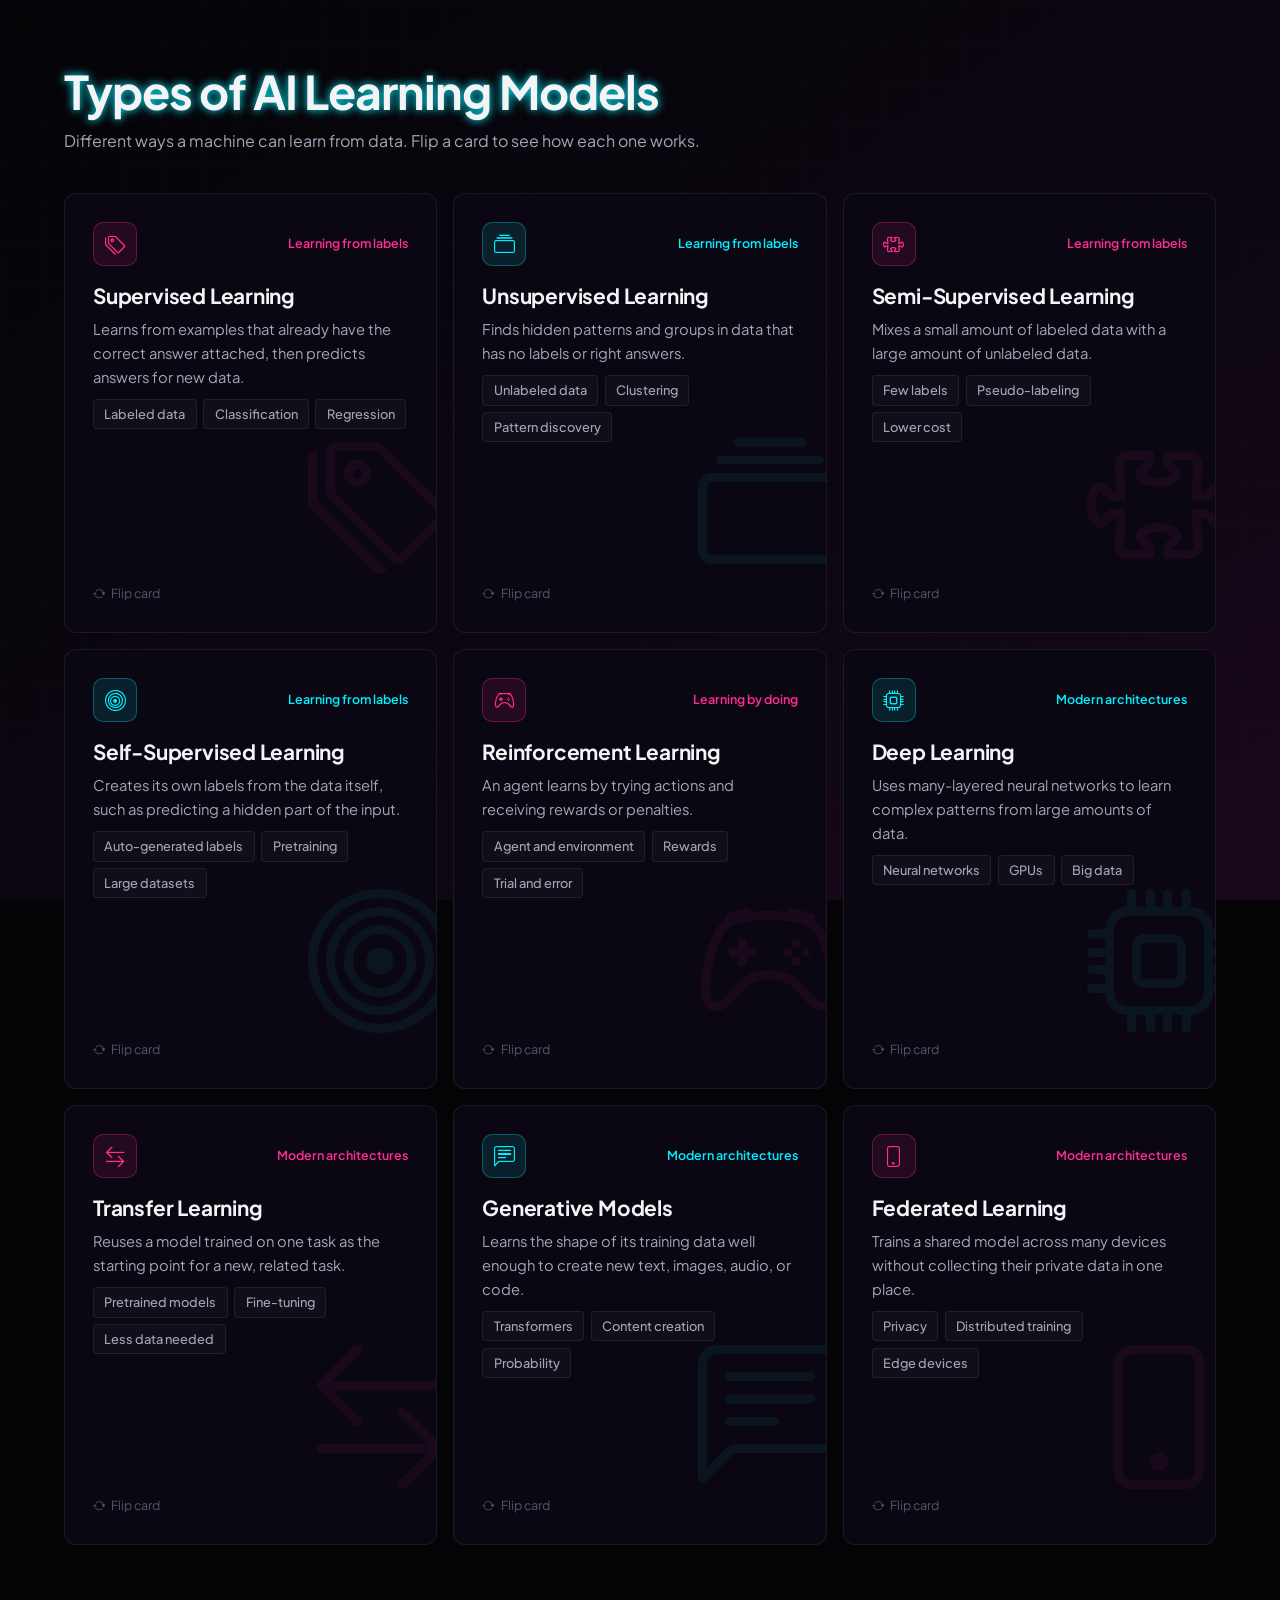
<file: Activity_2/json_activity.html>
<!DOCTYPE html>
<html lang="en">

<head>
    <meta charset="UTF-8">
    <meta name="viewport" content="width=device-width, initial-scale=1.0">
    <title>AI Learning Models</title>
    <meta name="description" content="Basic information about the main types of artificial intelligence learning models.">

    <link rel="preconnect" href="https://fonts.googleapis.com">
    <link rel="preconnect" href="https://fonts.gstatic.com" crossorigin>
    <link href="https://fonts.googleapis.com/css2?family=Plus+Jakarta+Sans:wght@400;500;600;700&display=swap" rel="stylesheet">
    <link href="https://cdn.jsdelivr.net/npm/bootstrap@5.3.3/dist/css/bootstrap.min.css" rel="stylesheet"
        integrity="sha384-QWTKZyjpPEjISv5WaRU9OFeRpok6YctnYmDr5pNlyT2bRjXh0JMhjY6hW+ALEwIH" crossorigin="anonymous">
    <link rel="stylesheet" href="https://cdn.jsdelivr.net/npm/bootstrap-icons@1.11.3/font/bootstrap-icons.css">

    <style>
        :root {
            --bg-gradient: linear-gradient(145deg, #040407 0%, #0d0611 60%, #1a081c 100%);
            --border: rgba(255, 255, 255, 0.07);
            --pink: #ff2e92;
            --cyan: #00f0ff;
            --accent: var(--pink);
            --text-main: #f4f4f6;
            --text-muted: #a5a5b8;
            --text-faint: #56566b;
            --font-sans: "Plus Jakarta Sans", -apple-system, BlinkMacSystemFont, sans-serif;
            --card-h: 440px;
        }

        * { box-sizing: border-box; }

        html { scroll-behavior: smooth; background-color: #040407; }

        body {
            margin: 0;
            background: var(--bg-gradient);
            background-attachment: fixed;
            color: var(--text-main);
            font-family: var(--font-sans);
            line-height: 1.6;
            -webkit-font-smoothing: antialiased;
            overflow-x: hidden;
        }

        body::before {
            content: "";
            position: fixed;
            inset: 0;
            pointer-events: none;
            background-image:
                linear-gradient(rgba(0, 240, 255, 0.025) 1px, transparent 1px),
                linear-gradient(90deg, rgba(0, 240, 255, 0.025) 1px, transparent 1px);
            background-size: 40px 40px;
            animation: drift 40s linear infinite;
        }

        @keyframes drift { to { background-position: 40px 80px; } }

        ::-webkit-scrollbar { width: 8px; }
        ::-webkit-scrollbar-track { background: #040407; }
        ::-webkit-scrollbar-thumb { background: #2b1f3a; border-radius: 4px; }

        .career-wrap {
            position: relative;
            max-width: 1200px;
            margin: 0 auto;
            padding: 4rem 1.5rem 5rem;
        }

        .career-header { margin-bottom: 2.5rem; }

        .career-page-title {
            font-size: clamp(2rem, 4vw, 2.9rem);
            font-weight: 700;
            letter-spacing: -0.02em;
            text-shadow: 0 0 8px var(--cyan), 0 0 20px rgba(0, 240, 255, 0.1);
            margin: 0 0 0.5rem;
        }

        .career-subtitle { color: var(--text-muted); max-width: 60ch; margin: 0; }

        /* Flip card */
        .career-flip {
            perspective: 1400px;
            height: var(--card-h);
            cursor: pointer;
            outline: none;
            border-radius: 12px;
        }

        .career-flip:focus-visible { box-shadow: 0 0 0 3px var(--cyan); }

        .career-flip-inner {
            position: relative;
            width: 100%;
            height: 100%;
            transform-style: preserve-3d;
            transition: transform 0.7s cubic-bezier(0.16, 1, 0.3, 1);
        }

        .career-flip.is-flipped .career-flip-inner { transform: rotateY(180deg); }

        .career-card {
            position: absolute;
            inset: 0;
            overflow: hidden;
            border-radius: 12px;
            border: 1px solid var(--border);
            background: #0b0712;
            color: var(--text-main);
            backface-visibility: hidden;
            -webkit-backface-visibility: hidden;
            --spot-opacity: 0;
            transition: border-color 0.3s ease, box-shadow 0.3s ease;
        }

        .career-back { transform: rotateY(180deg); }

        .career-col:nth-child(even) .career-card { --accent: var(--cyan); }

        .career-card:hover {
            border-color: color-mix(in srgb, var(--accent) 45%, transparent);
            box-shadow: 0 12px 35px rgba(0, 0, 0, 0.35);
        }

        .career-card::before {
            content: "";
            position: absolute;
            inset: 0;
            pointer-events: none;
            opacity: var(--spot-opacity);
            transition: opacity 0.3s ease;
            background: radial-gradient(260px circle at var(--spot-x, 50%) var(--spot-y, 50%),
                color-mix(in srgb, var(--accent) 16%, transparent), transparent 70%);
        }

        .career-card .card-body {
            position: relative;
            height: 100%;
            padding: 1.75rem;
            display: flex;
            flex-direction: column;
            gap: 0.6rem;
            background: transparent;
            overflow-y: auto;
        }

        .career-back .card-body::-webkit-scrollbar { width: 4px; }

        .career-watermark {
            position: absolute;
            right: -1rem;
            bottom: 1rem;
            font-size: 9rem;
            color: var(--accent);
            opacity: 0.06;
            pointer-events: none;
        }

        .career-top { display: flex; align-items: center; justify-content: space-between; gap: 0.75rem; }

        .career-icon {
            display: inline-flex;
            align-items: center;
            justify-content: center;
            width: 44px;
            height: 44px;
            border-radius: 10px;
            font-size: 1.3rem;
            color: var(--accent);
            background: color-mix(in srgb, var(--accent) 10%, transparent);
            border: 1px solid color-mix(in srgb, var(--accent) 30%, transparent);
        }

        .career-track { font-size: 0.78rem; font-weight: 600; color: var(--accent); text-align: right; }

        .career-title { font-size: 1.3rem; font-weight: 700; letter-spacing: -0.01em; margin: 0.5rem 0 0; }
        .career-back-title { margin-top: 0; font-size: 1.15rem; }

        .career-desc { font-size: 0.92rem; color: var(--text-muted); margin: 0; }

        .career-label {
            font-size: 0.85rem;
            font-weight: 600;
            color: var(--accent);
            margin: 0.6rem 0 0;
        }

        .career-skills, .career-training {
            list-style: none;
            margin: 0;
            padding: 0;
            display: flex;
            flex-wrap: wrap;
            gap: 0.4rem;
        }

        .career-skills li {
            font-size: 0.8rem;
            font-weight: 500;
            color: var(--text-muted);
            background: rgba(255, 255, 255, 0.03);
            border: 1px solid var(--border);
            padding: 0.25rem 0.65rem;
            border-radius: 4px;
        }

        .career-training { flex-direction: column; gap: 0.25rem; }

        .career-training li {
            font-size: 0.86rem;
            color: var(--text-muted);
            padding-left: 1rem;
            position: relative;
        }

        .career-training li::before {
            content: "";
            position: absolute;
            left: 0;
            top: 0.6em;
            width: 5px;
            height: 5px;
            border-radius: 50%;
            background: var(--accent);
            box-shadow: 0 0 6px var(--accent);
        }

        .career-hint {
            margin-top: auto;
            padding-top: 0.75rem;
            font-size: 0.78rem;
            color: var(--text-faint);
            display: inline-flex;
            align-items: center;
            gap: 0.4rem;
        }

        @media (max-width: 768px) {
            :root { --card-h: 470px; }
            .career-wrap { padding-top: 2.5rem; }
        }

        @media (prefers-reduced-motion: reduce) {
            body::before { animation: none; }
            .career-flip-inner { transition: none; }
        }
    </style>
</head>

<body>
    <main class="container-fluid career-wrap" id="careers-page">
        <header class="row career-header" id="careers-header">
            <div class="col-12">
                <h1 class="career-page-title">Types of AI Learning Models</h1>
                <p class="career-subtitle">Different ways a machine can learn from data. Flip a card to see how each one works.</p>
            </div>
        </header>

        <div id="careers-root"></div>
    </main>

    <!-- JSON -->
    <script id="careers-data" type="application/json">
    {
        "careers": [
            {
                "id": "supervised-learning",
                "title": "Supervised Learning",
                "track": "Learning from labels",
                "icon": "bi-tags",
                "description": "Learns from examples that already have the correct answer attached, then predicts answers for new data.",
                "skills": ["Labeled data", "Classification", "Regression"],
                "overview": "The model studies many input and answer pairs, such as photos tagged 'cat' or 'dog'. It adjusts itself until its guesses match the labels, then applies that pattern to data it has never seen.",
                "tools": ["Linear regression", "Decision trees", "Random forest", "Support vector machines", "k-nearest neighbors"],
                "training": ["Email spam filtering", "House price prediction", "Medical image diagnosis"]
            },
            {
                "id": "unsupervised-learning",
                "title": "Unsupervised Learning",
                "track": "Learning from labels",
                "icon": "bi-collection",
                "description": "Finds hidden patterns and groups in data that has no labels or right answers.",
                "skills": ["Unlabeled data", "Clustering", "Pattern discovery"],
                "overview": "The model is given raw data and left to find structure on its own, such as grouping similar customers or spotting records that look unusual.",
                "tools": ["k-means clustering", "Hierarchical clustering", "PCA", "Autoencoders", "DBSCAN"],
                "training": ["Customer segmentation", "Fraud and anomaly detection", "Topic grouping for documents"]
            },
            {
                "id": "semi-supervised-learning",
                "title": "Semi-Supervised Learning",
                "track": "Learning from labels",
                "icon": "bi-puzzle",
                "description": "Mixes a small amount of labeled data with a large amount of unlabeled data.",
                "skills": ["Few labels", "Pseudo-labeling", "Lower cost"],
                "overview": "Labeling data is slow and expensive, so the model learns the basics from a few labeled examples and then uses that knowledge to label and learn from the rest.",
                "tools": ["Self-training", "Label propagation", "Co-training", "Graph-based methods"],
                "training": ["Speech recognition", "Web page classification", "Medical scans with few expert labels"]
            },
            {
                "id": "self-supervised-learning",
                "title": "Self-Supervised Learning",
                "track": "Learning from labels",
                "icon": "bi-bullseye",
                "description": "Creates its own labels from the data itself, such as predicting a hidden part of the input.",
                "skills": ["Auto-generated labels", "Pretraining", "Large datasets"],
                "overview": "The model hides part of the data, like the next word in a sentence or a patch of an image, and trains itself to fill it in. This builds a general understanding without human labeling.",
                "tools": ["Masked language modeling", "Next-token prediction", "Contrastive learning", "Masked autoencoders"],
                "training": ["Pretraining language models", "Image representation learning", "Speech models"]
            },
            {
                "id": "reinforcement-learning",
                "title": "Reinforcement Learning",
                "track": "Learning by doing",
                "icon": "bi-controller",
                "description": "An agent learns by trying actions and receiving rewards or penalties.",
                "skills": ["Agent and environment", "Rewards", "Trial and error"],
                "overview": "The agent takes an action, sees the result, and gets a score. Over many attempts it learns which choices lead to the highest total reward.",
                "tools": ["Q-learning", "Deep Q-Networks (DQN)", "Policy gradients", "PPO", "Actor-critic"],
                "training": ["Game-playing AI", "Robot movement and control", "Recommendation and ad systems"]
            },
            {
                "id": "deep-learning",
                "title": "Deep Learning",
                "track": "Modern architectures",
                "icon": "bi-cpu",
                "description": "Uses many-layered neural networks to learn complex patterns from large amounts of data.",
                "skills": ["Neural networks", "GPUs", "Big data"],
                "overview": "Each layer of the network learns a more abstract feature than the one before it, from edges to shapes to whole objects. It can be trained with labels, without labels, or with rewards.",
                "tools": ["CNNs", "RNNs and LSTMs", "Feedforward networks", "PyTorch", "TensorFlow"],
                "training": ["Face and object recognition", "Voice assistants", "Self-driving car vision"]
            },
            {
                "id": "transfer-learning",
                "title": "Transfer Learning",
                "track": "Modern architectures",
                "icon": "bi-arrow-left-right",
                "description": "Reuses a model trained on one task as the starting point for a new, related task.",
                "skills": ["Pretrained models", "Fine-tuning", "Less data needed"],
                "overview": "Instead of training from zero, you take a model that already understands general patterns and adjust it with a small dataset for your own problem. This saves time, data, and computing power.",
                "tools": ["Fine-tuning", "Feature extraction", "ResNet", "BERT", "Hugging Face models"],
                "training": ["Custom image classifiers", "Sentiment analysis", "Medical imaging with small datasets"]
            },
            {
                "id": "generative-models",
                "title": "Generative Models",
                "track": "Modern architectures",
                "icon": "bi-chat-left-text",
                "description": "Learns the shape of its training data well enough to create new text, images, audio, or code.",
                "skills": ["Transformers", "Content creation", "Probability"],
                "overview": "Rather than only sorting or predicting, the model produces new content that resembles what it learned from. Large language models and image generators are built this way.",
                "tools": ["Transformers", "GANs", "Diffusion models", "VAEs", "Large language models"],
                "training": ["AI chatbots and assistants", "Image and music generation", "Code completion"]
            },
            {
                "id": "federated-learning",
                "title": "Federated Learning",
                "track": "Modern architectures",
                "icon": "bi-phone",
                "description": "Trains a shared model across many devices without collecting their private data in one place.",
                "skills": ["Privacy", "Distributed training", "Edge devices"],
                "overview": "Each device trains the model on its own data and sends back only the updates. A central server combines these updates into one improved model, so raw data never leaves the device.",
                "tools": ["Federated averaging", "TensorFlow Federated", "Flower", "Differential privacy"],
                "training": ["Phone keyboard suggestions", "Hospital collaboration on patient data", "Bank fraud detection across branches"]
            }
        ]
    }
    </script>

    <script>
        function escapeHtml(value) {
            var div = document.createElement("div");
            div.textContent = value;
            return div.innerHTML;
        }

        function listItems(items) {
            return items.map(function (item) {
                return "<li>" + escapeHtml(item) + "</li>";
            }).join("");
        }

        // Card layout functions
        function careerColumn(career) {
            var id = escapeHtml(career.id);
            var title = escapeHtml(career.title);
            var icon = escapeHtml(career.icon);

            return `
                        <div class="col-12 col-md-6 col-lg-4 career-col" id="col-${id}">
                            <div class="career-flip" id="career-${id}" role="button" tabindex="0" aria-pressed="false" aria-label="${title}. Flip card for details.">
                                <div class="career-flip-inner">
                                    <article class="card career-card career-front" id="front-${id}" aria-hidden="false">
                                        <div class="card-body">
                                            <i class="bi ${icon} career-watermark" aria-hidden="true"></i>
                                            <div class="career-top">
                                                <span class="career-icon"><i class="bi ${icon}" aria-hidden="true"></i></span>
                                                <span class="career-track">${escapeHtml(career.track)}</span>
                                            </div>
                                            <h3 class="career-title">${title}</h3>
                                            <p class="career-desc">${escapeHtml(career.description)}</p>
                                            <ul class="career-skills">${listItems(career.skills)}</ul>
                                            <span class="career-hint"><i class="bi bi-arrow-repeat" aria-hidden="true"></i> Flip card</span>
                                        </div>
                                    </article>
                                    <article class="card career-card career-back" id="back-${id}" aria-hidden="true">
                                        <div class="card-body">
                                            <h3 class="career-title career-back-title">${title}</h3>
                                            <h4 class="career-label">How it works</h4>
                                            <p class="career-desc career-overview">${escapeHtml(career.overview)}</p>
                                            <h4 class="career-label">Common algorithms</h4>
                                            <ul class="career-skills career-tools">${listItems(career.tools)}</ul>
                                            <h4 class="career-label">Where it's used</h4>
                                            <ul class="career-training">${listItems(career.training)}</ul>
                                            <span class="career-hint"><i class="bi bi-arrow-repeat" aria-hidden="true"></i> Flip back</span>
                                        </div>
                                    </article>
                                </div>
                            </div>
                        </div>`;
        }

        function careerLayout(careers) {
            return `
                <div class="container-fluid px-0" id="careers-container">
                    <div class="row g-3 career" id="careers-row">${careers.map(careerColumn).join("")}
                    </div>
                </div>`;
        }

        function toggleFlip(flip) {
            var flipped = !flip.classList.contains("is-flipped");
            flip.classList.toggle("is-flipped", flipped);
            flip.setAttribute("aria-pressed", String(flipped));
            flip.querySelector(".career-front").setAttribute("aria-hidden", String(flipped));
            flip.querySelector(".career-back").setAttribute("aria-hidden", String(!flipped));
        }

        function bindFlip(row) {
            row.addEventListener("click", function (event) {
                var flip = event.target.closest(".career-flip");
                if (flip) toggleFlip(flip);
            });

            row.addEventListener("keydown", function (event) {
                if (event.key !== "Enter" && event.key !== " ") return;
                var flip = event.target.closest(".career-flip");
                if (!flip) return;
                event.preventDefault();
                toggleFlip(flip);
            });
        }

        function bindSpotlight(row) {
            row.addEventListener("pointermove", function (event) {
                var card = event.target.closest(".card");
                if (!card) return;
                var rect = card.getBoundingClientRect();
                card.style.setProperty("--spot-x", event.clientX - rect.left + "px");
                card.style.setProperty("--spot-y", event.clientY - rect.top + "px");
                card.style.setProperty("--spot-opacity", "1");
            });

            row.addEventListener("pointerout", function (event) {
                var card = event.target.closest(".card");
                if (card && !card.contains(event.relatedTarget)) {
                    card.style.setProperty("--spot-opacity", "0");
                }
            });
        }

        function renderCareers(targetId, dataId) {
            var target = document.getElementById(targetId || "careers-root");
            var data = JSON.parse(document.getElementById(dataId || "careers-data").textContent);

            target.innerHTML = careerLayout(data.careers);

            var row = document.getElementById("careers-row");
            bindFlip(row);
            bindSpotlight(row);
        }

        renderCareers("careers-root", "careers-data");
    </script>
</body>

</html>
</file>
